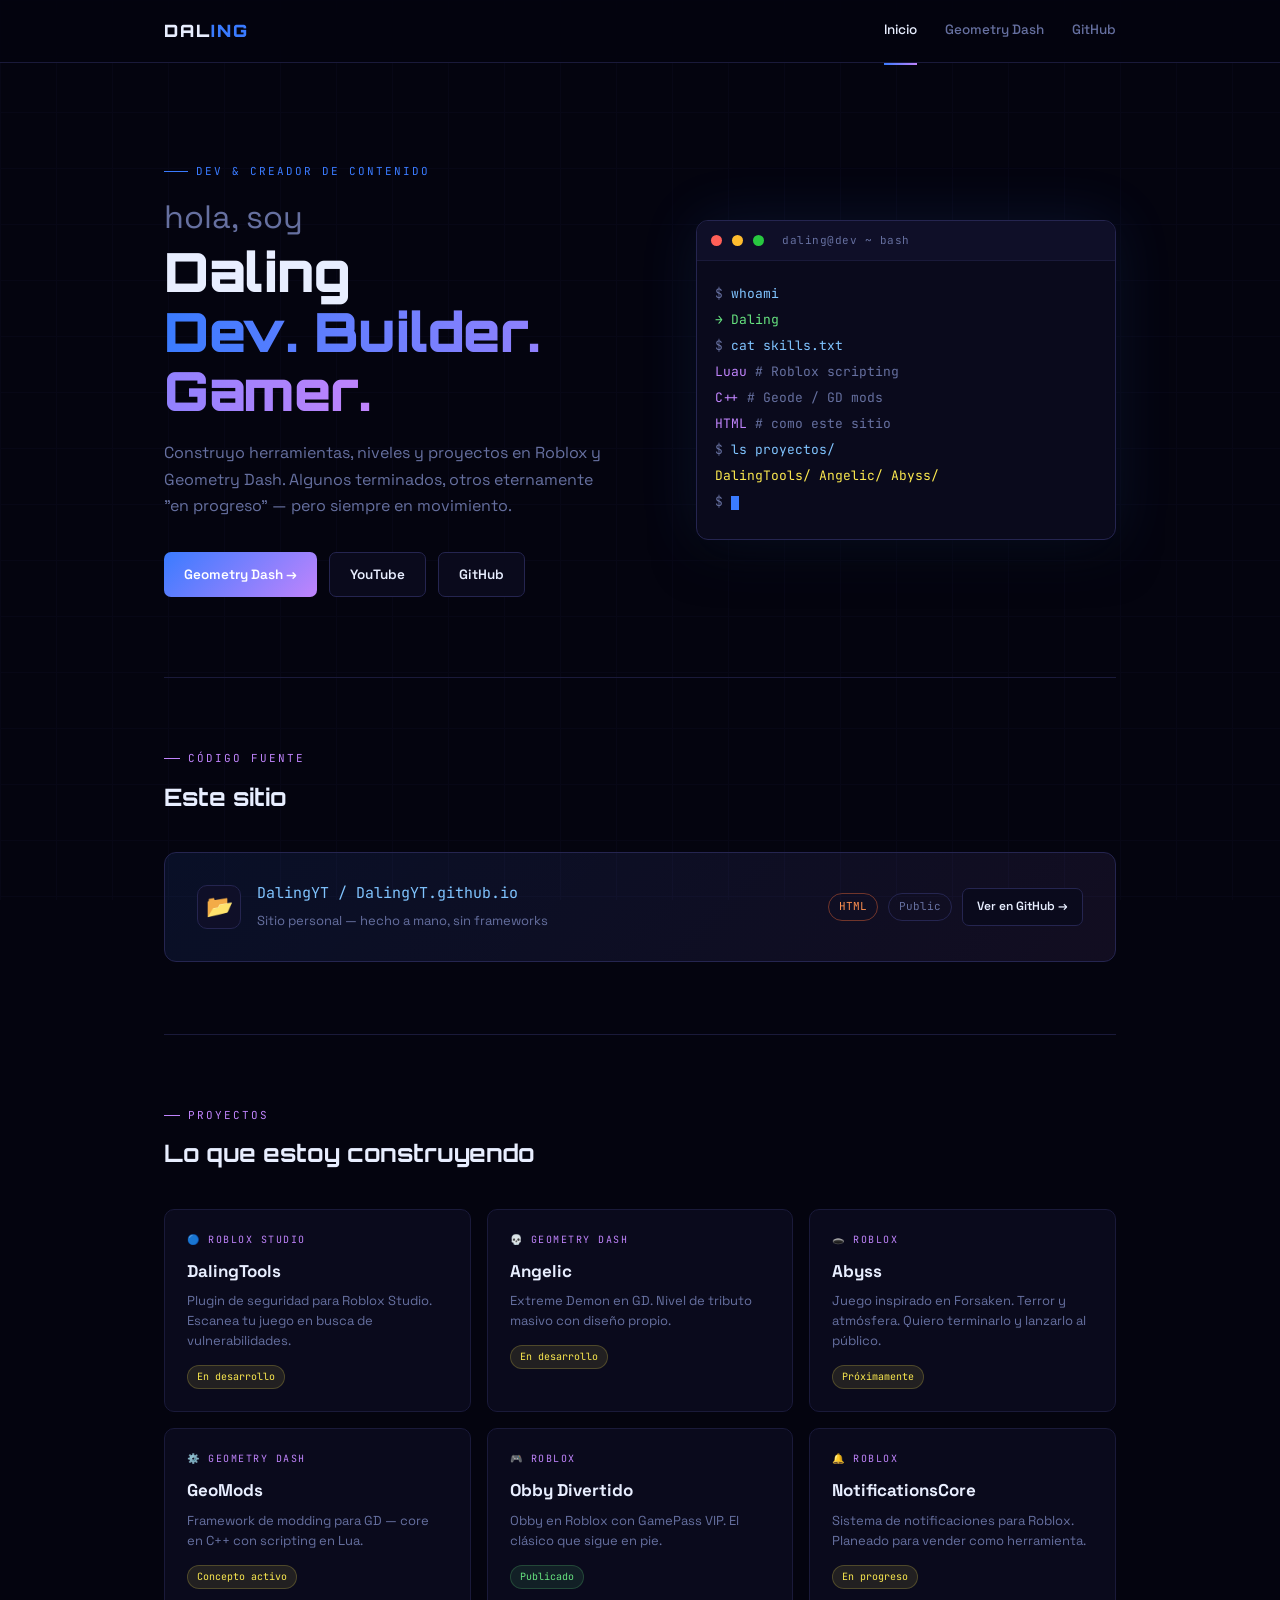
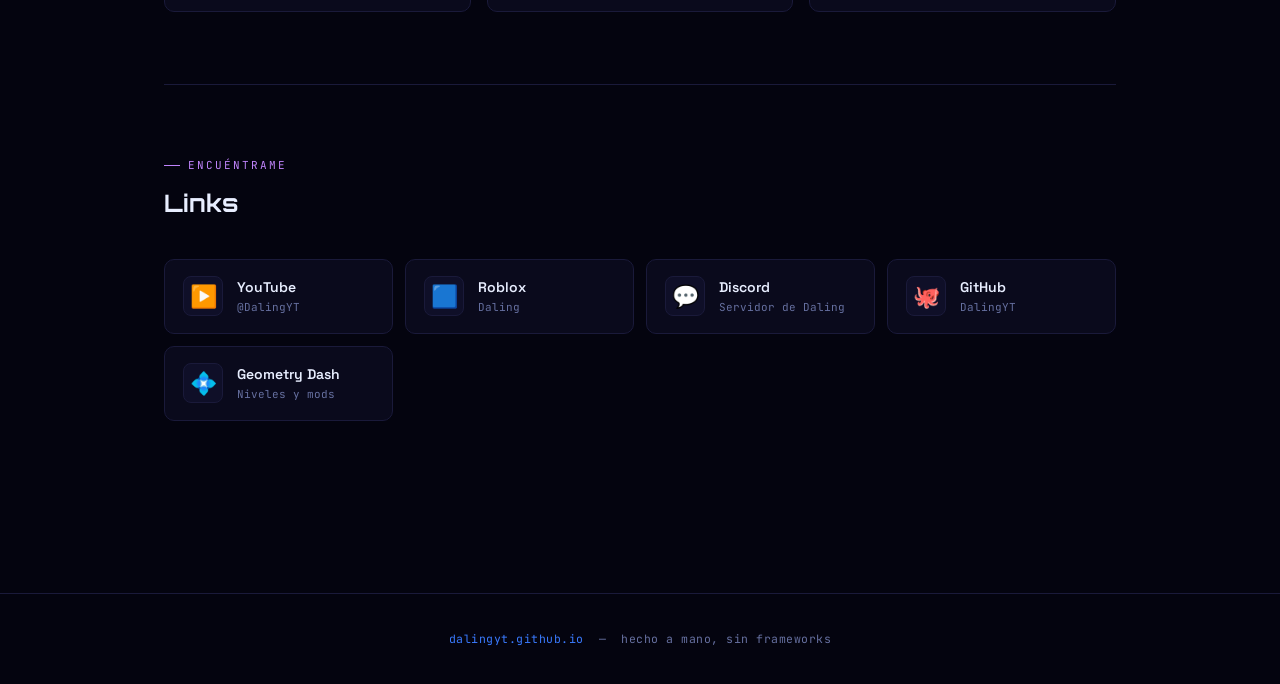
<file: index.html>
<!DOCTYPE html>
<html lang="es">
<head>
<meta charset="UTF-8">
<meta name="viewport" content="width=device-width, initial-scale=1.0">
<title>Daling — dev & creador</title>
<link rel="icon" type="image/svg+xml" href="favicon.svg">
<link rel="icon" type="image/png" href="favicon-32.png">
<link rel="apple-touch-icon" href="apple-touch-icon.png">
<meta property="og:title" content="Daling — dev & creador">
<meta property="og:description" content="Dev, creador de contenido y jugador. Roblox y Geometry Dash.">
<meta property="og:image" content="https://dalingyt.github.io/og-image.png">
<meta property="og:url" content="https://dalingyt.github.io/">
<meta property="og:type" content="website">
<meta name="twitter:card" content="summary_large_image">
<link rel="preconnect" href="https://fonts.googleapis.com">
<link rel="preconnect" href="https://fonts.gstatic.com" crossorigin>
<link href="https://fonts.googleapis.com/css2?family=Orbitron:wght@700;900&family=Space+Grotesk:wght@400;500;600&family=JetBrains+Mono:wght@400;500&display=swap" rel="stylesheet">
<style>
/* ── Tokens ─────────────────────────────────────── */
:root {
  --bg:        #04040f;
  --bg-2:      #0a0a1c;
  --bg-3:      #0f0f28;
  --line:      #1a1a3a;
  --line-2:    #252550;
  --blue:      #3a7bff;
  --blue-glow: rgba(58,123,255,.35);
  --ice:       #80c4ff;
  --spark:     #c084fc;
  --spark-glow:rgba(192,132,252,.3);
  --text:      #e8eeff;
  --muted:     #6670a0;
  --mono:      'JetBrains Mono', monospace;
}

/* ── Reset ──────────────────────────────────────── */
*, *::before, *::after { margin:0; padding:0; box-sizing:border-box; }
html { scroll-behavior: smooth; }
body {
  background: var(--bg);
  color: var(--text);
  font-family: 'Space Grotesk', sans-serif;
  line-height: 1.6;
  overflow-x: hidden;
}
a { color: inherit; text-decoration: none; }
a:focus-visible, button:focus-visible {
  outline: 2px solid var(--blue);
  outline-offset: 3px;
}

/* ── Grid bg ────────────────────────────────────── */
body::before {
  content: '';
  position: fixed; inset: 0; z-index: 0;
  background-image:
    linear-gradient(var(--line) 1px, transparent 1px),
    linear-gradient(90deg, var(--line) 1px, transparent 1px);
  background-size: 56px 56px;
  opacity: .18;
  pointer-events: none;
}

/* ── Wrap ───────────────────────────────────────── */
.wrap {
  position: relative; z-index: 1;
  max-width: 1000px;
  margin: 0 auto;
  padding: 0 24px;
}

/* ── Nav ────────────────────────────────────────── */
nav {
  position: sticky; top: 0; z-index: 100;
  background: rgba(4,4,15,.88);
  backdrop-filter: blur(12px);
  -webkit-backdrop-filter: blur(12px);
  border-bottom: 1px solid var(--line);
}
nav .wrap {
  display: flex;
  align-items: center;
  justify-content: space-between;
  height: 62px;
}
.brand {
  font-family: 'Orbitron', sans-serif;
  font-size: 17px;
  font-weight: 900;
  letter-spacing: 2px;
  color: var(--text);
}
.brand em { color: var(--blue); font-style: normal; }
.navlinks { display: flex; gap: 28px; font-size: 13.5px; font-weight: 500; }
.navlinks a {
  color: var(--muted);
  transition: color .15s;
  position: relative;
  padding-bottom: 2px;
}
.navlinks a:hover, .navlinks a.active { color: var(--text); }
.navlinks a.active::after {
  content: '';
  position: absolute; left: 0; right: 0; bottom: -22px;
  height: 2px;
  background: linear-gradient(90deg, var(--blue), var(--spark));
}

/* ── Hero ───────────────────────────────────────── */
.hero {
  display: grid;
  grid-template-columns: 1fr 420px;
  gap: 48px;
  align-items: center;
  padding: 100px 0 80px;
}
.hero-label {
  font-family: var(--mono);
  font-size: 11px;
  color: var(--blue);
  letter-spacing: 2px;
  text-transform: uppercase;
  margin-bottom: 18px;
  display: flex;
  align-items: center;
  gap: 8px;
}
.hero-label::before {
  content: '';
  display: block;
  width: 24px; height: 1px;
  background: var(--blue);
}
.hero h1 {
  font-family: 'Orbitron', sans-serif;
  font-size: clamp(32px, 4.5vw, 54px);
  font-weight: 900;
  line-height: 1.1;
  letter-spacing: -0.5px;
  margin-bottom: 20px;
}
.hero h1 .hi { color: var(--muted); font-size: .6em; display: block; margin-bottom: 8px; letter-spacing: 0; font-family: 'Space Grotesk', sans-serif; font-weight: 400; }
.hero h1 .name { color: var(--text); }
.hero h1 .role {
  background: linear-gradient(90deg, var(--blue), var(--spark));
  -webkit-background-clip: text; background-clip: text;
  color: transparent;
}
.hero-desc {
  color: var(--muted);
  font-size: 16px;
  max-width: 44ch;
  margin-bottom: 32px;
  line-height: 1.65;
}
.cta-row { display: flex; gap: 12px; flex-wrap: wrap; }
.btn {
  display: inline-flex; align-items: center; gap: 8px;
  padding: 11px 20px;
  border-radius: 7px;
  font-weight: 600;
  font-size: 13.5px;
  border: 1px solid var(--line-2);
  color: var(--text);
  transition: border-color .15s, color .15s, transform .15s, box-shadow .15s;
  background: var(--bg-2);
}
.btn:hover {
  border-color: var(--blue);
  color: var(--ice);
  transform: translateY(-2px);
  box-shadow: 0 0 18px var(--blue-glow);
}
.btn.primary {
  background: linear-gradient(135deg, var(--blue), var(--spark));
  border: none;
  color: #fff;
}
.btn.primary:hover {
  filter: brightness(1.12);
  box-shadow: 0 0 24px var(--blue-glow), 0 0 40px var(--spark-glow);
}

/* ── Terminal card ──────────────────────────────── */
.terminal {
  background: var(--bg-2);
  border: 1px solid var(--line-2);
  border-radius: 12px;
  overflow: hidden;
  font-family: var(--mono);
  font-size: 13px;
  box-shadow: 0 0 60px rgba(58,123,255,.12), 0 20px 40px rgba(0,0,0,.5);
}
.terminal-bar {
  background: var(--bg-3);
  border-bottom: 1px solid var(--line);
  padding: 11px 14px;
  display: flex;
  align-items: center;
  gap: 10px;
}
.dot { width: 11px; height: 11px; border-radius: 50%; }
.dot.r { background: #ff5f57; }
.dot.y { background: #febc2e; }
.dot.g { background: #28c840; }
.terminal-title {
  font-size: 11px;
  color: var(--muted);
  margin-left: 8px;
  letter-spacing: .5px;
}
.terminal-body { padding: 20px 18px 24px; line-height: 2; }
.t-muted { color: var(--muted); }
.t-blue  { color: var(--ice); }
.t-spark { color: var(--spark); }
.t-green { color: #67e480; }
.t-warn  { color: #fce94f; }
.t-line  { display: block; }
.cursor {
  display: inline-block;
  width: 8px; height: 14px;
  background: var(--blue);
  vertical-align: middle;
  animation: blink 1.1s step-end infinite;
}
@keyframes blink { 50% { opacity: 0; } }

/* ── Section base ───────────────────────────────── */
section { padding: 72px 0; }
section + section { border-top: 1px solid var(--line); }
.sec-label {
  font-family: var(--mono);
  font-size: 11px;
  color: var(--spark);
  letter-spacing: 2px;
  text-transform: uppercase;
  margin-bottom: 10px;
  display: flex; align-items: center; gap: 8px;
}
.sec-label::before { content:''; display:block; width:16px; height:1px; background:var(--spark); }
.sec-h { font-family: 'Orbitron', sans-serif; font-size: 24px; font-weight: 700; margin-bottom: 36px; }

/* ── Repo highlight ─────────────────────────────── */
.repo-card {
  background: linear-gradient(135deg, rgba(58,123,255,.1), rgba(192,132,252,.08));
  border: 1px solid var(--line-2);
  border-radius: 12px;
  padding: 28px 32px;
  display: flex;
  align-items: center;
  justify-content: space-between;
  gap: 24px;
  transition: border-color .15s, box-shadow .15s;
  flex-wrap: wrap;
}
.repo-card:hover {
  border-color: var(--blue);
  box-shadow: 0 0 32px var(--blue-glow);
}
.repo-info { display: flex; align-items: center; gap: 16px; }
.repo-icon {
  width: 44px; height: 44px;
  background: var(--bg-3);
  border: 1px solid var(--line-2);
  border-radius: 10px;
  display: flex; align-items: center; justify-content: center;
  font-size: 22px;
}
.repo-name {
  font-family: var(--mono);
  font-size: 15px;
  color: var(--ice);
  display: block;
  margin-bottom: 2px;
}
.repo-desc { font-size: 13px; color: var(--muted); }
.repo-badge {
  display: flex; gap: 10px; align-items: center; flex-wrap: wrap;
}
.badge {
  font-family: var(--mono);
  font-size: 11px;
  padding: 4px 10px;
  border-radius: 20px;
  border: 1px solid var(--line-2);
  color: var(--muted);
}
.badge.html { border-color: rgba(255,110,55,.4); color: #ff9050; }

/* ── Project cards ──────────────────────────────── */
.proj-grid {
  display: grid;
  grid-template-columns: repeat(auto-fit, minmax(230px, 1fr));
  gap: 16px;
}
.proj-card {
  background: var(--bg-2);
  border: 1px solid var(--line);
  border-radius: 10px;
  padding: 22px;
  position: relative;
  overflow: hidden;
  transition: border-color .15s, transform .15s, box-shadow .15s;
}
.proj-card::before {
  content: '';
  position: absolute; top: 0; left: 0; right: 0;
  height: 2px;
  background: linear-gradient(90deg, var(--blue), var(--spark));
  opacity: 0;
  transition: opacity .2s;
}
.proj-card:hover {
  border-color: var(--line-2);
  transform: translateY(-3px);
  box-shadow: 0 8px 32px rgba(0,0,0,.4);
}
.proj-card:hover::before { opacity: 1; }
.proj-platform {
  font-family: var(--mono);
  font-size: 10px;
  text-transform: uppercase;
  letter-spacing: 1.5px;
  color: var(--spark);
  margin-bottom: 10px;
  display: flex; align-items: center; gap: 6px;
}
.proj-card h3 { font-size: 17px; margin-bottom: 6px; }
.proj-card p { font-size: 13px; color: var(--muted); line-height: 1.55; }
.status-pill {
  display: inline-block;
  font-family: var(--mono);
  font-size: 10px;
  padding: 3px 9px;
  border-radius: 20px;
  margin-top: 14px;
}
.status-pill.wip { background: rgba(252,233,79,.1); color: #fce94f; border: 1px solid rgba(252,233,79,.2); }
.status-pill.live { background: rgba(103,228,128,.1); color: #67e480; border: 1px solid rgba(103,228,128,.2); }

/* ── Links section ──────────────────────────────── */
.links-grid {
  display: grid;
  grid-template-columns: repeat(auto-fit, minmax(200px, 1fr));
  gap: 12px;
}
.link-card {
  display: flex;
  align-items: center;
  gap: 14px;
  background: var(--bg-2);
  border: 1px solid var(--line);
  border-radius: 10px;
  padding: 16px 18px;
  transition: border-color .15s, background .15s, transform .15s;
}
.link-card:hover {
  border-color: var(--blue);
  background: var(--bg-3);
  transform: translateX(4px);
}
.link-icon {
  font-size: 22px;
  width: 40px; height: 40px;
  display: flex; align-items: center; justify-content: center;
  background: var(--bg-3);
  border-radius: 8px;
  border: 1px solid var(--line);
  flex-shrink: 0;
}
.link-info { overflow: hidden; }
.link-name { font-weight: 600; font-size: 14px; white-space: nowrap; overflow: hidden; text-overflow: ellipsis; }
.link-sub { font-family: var(--mono); font-size: 11px; color: var(--muted); margin-top: 1px; }

/* ── Footer ─────────────────────────────────────── */
footer {
  border-top: 1px solid var(--line);
  margin-top: 100px;
  padding: 36px 0;
  text-align: center;
  color: var(--muted);
  font-family: var(--mono);
  font-size: 11.5px;
  letter-spacing: .5px;
}
footer a { color: var(--blue); transition: color .15s; }
footer a:hover { color: var(--ice); }

/* ── Responsive ─────────────────────────────────── */
@media (max-width: 820px) {
  .hero { grid-template-columns: 1fr; padding: 60px 0 50px; gap: 36px; }
  .terminal { max-width: 100%; }
  .repo-card { flex-direction: column; align-items: flex-start; }
}
@media (max-width: 480px) {
  .navlinks { gap: 16px; font-size: 12px; }
  .hero h1 { font-size: 30px; }
}
@media (prefers-reduced-motion: reduce) {
  *, *::before, *::after { animation: none !important; transition: none !important; }
}
</style>
</head>
<body>

<!-- NAV -->
<nav>
  <div class="wrap">
    <div class="brand">DAL<em>ING</em></div>
    <div class="navlinks">
      <a href="index.html" class="active">Inicio</a>
      <a href="geometrydash/index.html">Geometry Dash</a>
      <a href="https://github.com/DalingYT/DalingYT.github.io" target="_blank" rel="noopener">GitHub</a>
    </div>
  </div>
</nav>

<!-- HERO -->
<div class="wrap">
  <section class="hero">
    <div>
      <div class="hero-label">Dev &amp; Creador de contenido</div>
      <h1>
        <span class="hi">hola, soy</span>
        <span class="name">Daling</span><br>
        <span class="role">Dev. Builder. Gamer.</span>
      </h1>
      <p class="hero-desc">Construyo herramientas, niveles y proyectos en Roblox y Geometry Dash. Algunos terminados, otros eternamente "en progreso" — pero siempre en movimiento.</p>
      <div class="cta-row">
        <a class="btn primary" href="geometrydash/index.html">Geometry Dash →</a>
        <a class="btn" href="https://www.youtube.com/@DalingYT" target="_blank" rel="noopener">YouTube</a>
        <a class="btn" href="https://github.com/DalingYT" target="_blank" rel="noopener">GitHub</a>
      </div>
    </div>

    <!-- Terminal -->
    <div class="terminal" aria-hidden="true">
      <div class="terminal-bar">
        <span class="dot r"></span><span class="dot y"></span><span class="dot g"></span>
        <span class="terminal-title">daling@dev ~ bash</span>
      </div>
      <div class="terminal-body">
        <span class="t-line"><span class="t-muted">$</span> <span class="t-blue">whoami</span></span>
        <span class="t-line t-green">→ Daling</span>
        <span class="t-line"> </span>
        <span class="t-line"><span class="t-muted">$</span> <span class="t-blue">cat skills.txt</span></span>
        <span class="t-line"><span class="t-spark">Luau</span>  <span class="t-muted"># Roblox scripting</span></span>
        <span class="t-line"><span class="t-spark">C++</span>   <span class="t-muted"># Geode / GD mods</span></span>
        <span class="t-line"><span class="t-spark">HTML</span>  <span class="t-muted"># como este sitio</span></span>
        <span class="t-line"> </span>
        <span class="t-line"><span class="t-muted">$</span> <span class="t-blue">ls proyectos/</span></span>
        <span class="t-line"><span class="t-warn">DalingTools/</span>  <span class="t-warn">Angelic/</span>  <span class="t-warn">Abyss/</span></span>
        <span class="t-line"> </span>
        <span class="t-line"><span class="t-muted">$</span> <span class="cursor"></span></span>
      </div>
    </div>
  </section>

  <!-- REPO SECTION -->
  <section>
    <div class="sec-label">Código fuente</div>
    <div class="sec-h">Este sitio</div>
    <a class="repo-card" href="https://github.com/DalingYT/DalingYT.github.io" target="_blank" rel="noopener">
      <div class="repo-info">
        <div class="repo-icon">📂</div>
        <div>
          <span class="repo-name">DalingYT / DalingYT.github.io</span>
          <span class="repo-desc">Sitio personal — hecho a mano, sin frameworks</span>
        </div>
      </div>
      <div class="repo-badge">
        <span class="badge html">HTML</span>
        <span class="badge">Public</span>
        <span class="btn" style="font-size:12px;padding:8px 14px;">Ver en GitHub →</span>
      </div>
    </a>
  </section>

  <!-- PROJECTS -->
  <section>
    <div class="sec-label">Proyectos</div>
    <div class="sec-h">Lo que estoy construyendo</div>
    <div class="proj-grid">
      <div class="proj-card">
        <div class="proj-platform">🔵 Roblox Studio</div>
        <h3>DalingTools</h3>
        <p>Plugin de seguridad para Roblox Studio. Escanea tu juego en busca de vulnerabilidades.</p>
        <span class="status-pill wip">En desarrollo</span>
      </div>
      <div class="proj-card">
        <div class="proj-platform">💀 Geometry Dash</div>
        <h3>Angelic</h3>
        <p>Extreme Demon en GD. Nivel de tributo masivo con diseño propio.</p>
        <span class="status-pill wip">En desarrollo</span>
      </div>
      <div class="proj-card">
        <div class="proj-platform">🕳️ Roblox</div>
        <h3>Abyss</h3>
        <p>Juego inspirado en Forsaken. Terror y atmósfera. Quiero terminarlo y lanzarlo al público.</p>
        <span class="status-pill wip">Próximamente</span>
      </div>
      <div class="proj-card">
        <div class="proj-platform">⚙️ Geometry Dash</div>
        <h3>GeoMods</h3>
        <p>Framework de modding para GD — core en C++ con scripting en Lua.</p>
        <span class="status-pill wip">Concepto activo</span>
      </div>
      <div class="proj-card">
        <div class="proj-platform">🎮 Roblox</div>
        <h3>Obby Divertido</h3>
        <p>Obby en Roblox con GamePass VIP. El clásico que sigue en pie.</p>
        <span class="status-pill live">Publicado</span>
      </div>
      <div class="proj-card">
        <div class="proj-platform">🔔 Roblox</div>
        <h3>NotificationsCore</h3>
        <p>Sistema de notificaciones para Roblox. Planeado para vender como herramienta.</p>
        <span class="status-pill wip">En progreso</span>
      </div>
    </div>
  </section>

  <!-- LINKS -->
  <section>
    <div class="sec-label">Encuéntrame</div>
    <div class="sec-h">Links</div>
    <div class="links-grid">
      <a class="link-card" href="https://www.youtube.com/@DalingYT" target="_blank" rel="noopener">
        <div class="link-icon">▶️</div>
        <div class="link-info">
          <div class="link-name">YouTube</div>
          <div class="link-sub">@DalingYT</div>
        </div>
      </a>
      <a class="link-card" href="https://www.roblox.com/es/users/5090256817/profile#!/about" target="_blank" rel="noopener">
        <div class="link-icon">🟦</div>
        <div class="link-info">
          <div class="link-name">Roblox</div>
          <div class="link-sub">Daling</div>
        </div>
      </a>
      <a class="link-card" href="https://discord.gg/gMcGegS55y" target="_blank" rel="noopener">
        <div class="link-icon">💬</div>
        <div class="link-info">
          <div class="link-name">Discord</div>
          <div class="link-sub">Servidor de Daling</div>
        </div>
      </a>
      <a class="link-card" href="https://github.com/DalingYT" target="_blank" rel="noopener">
        <div class="link-icon">🐙</div>
        <div class="link-info">
          <div class="link-name">GitHub</div>
          <div class="link-sub">DalingYT</div>
        </div>
      </a>
      <a class="link-card" href="geometrydash/index.html">
        <div class="link-icon">💠</div>
        <div class="link-info">
          <div class="link-name">Geometry Dash</div>
          <div class="link-sub">Niveles y mods</div>
        </div>
      </a>
    </div>
  </section>
</div>

<footer>
  <a href="https://github.com/DalingYT/DalingYT.github.io" target="_blank" rel="noopener">dalingyt.github.io</a>
  &nbsp;—&nbsp; hecho a mano, sin frameworks
</footer>

</body>
</html>
</file>
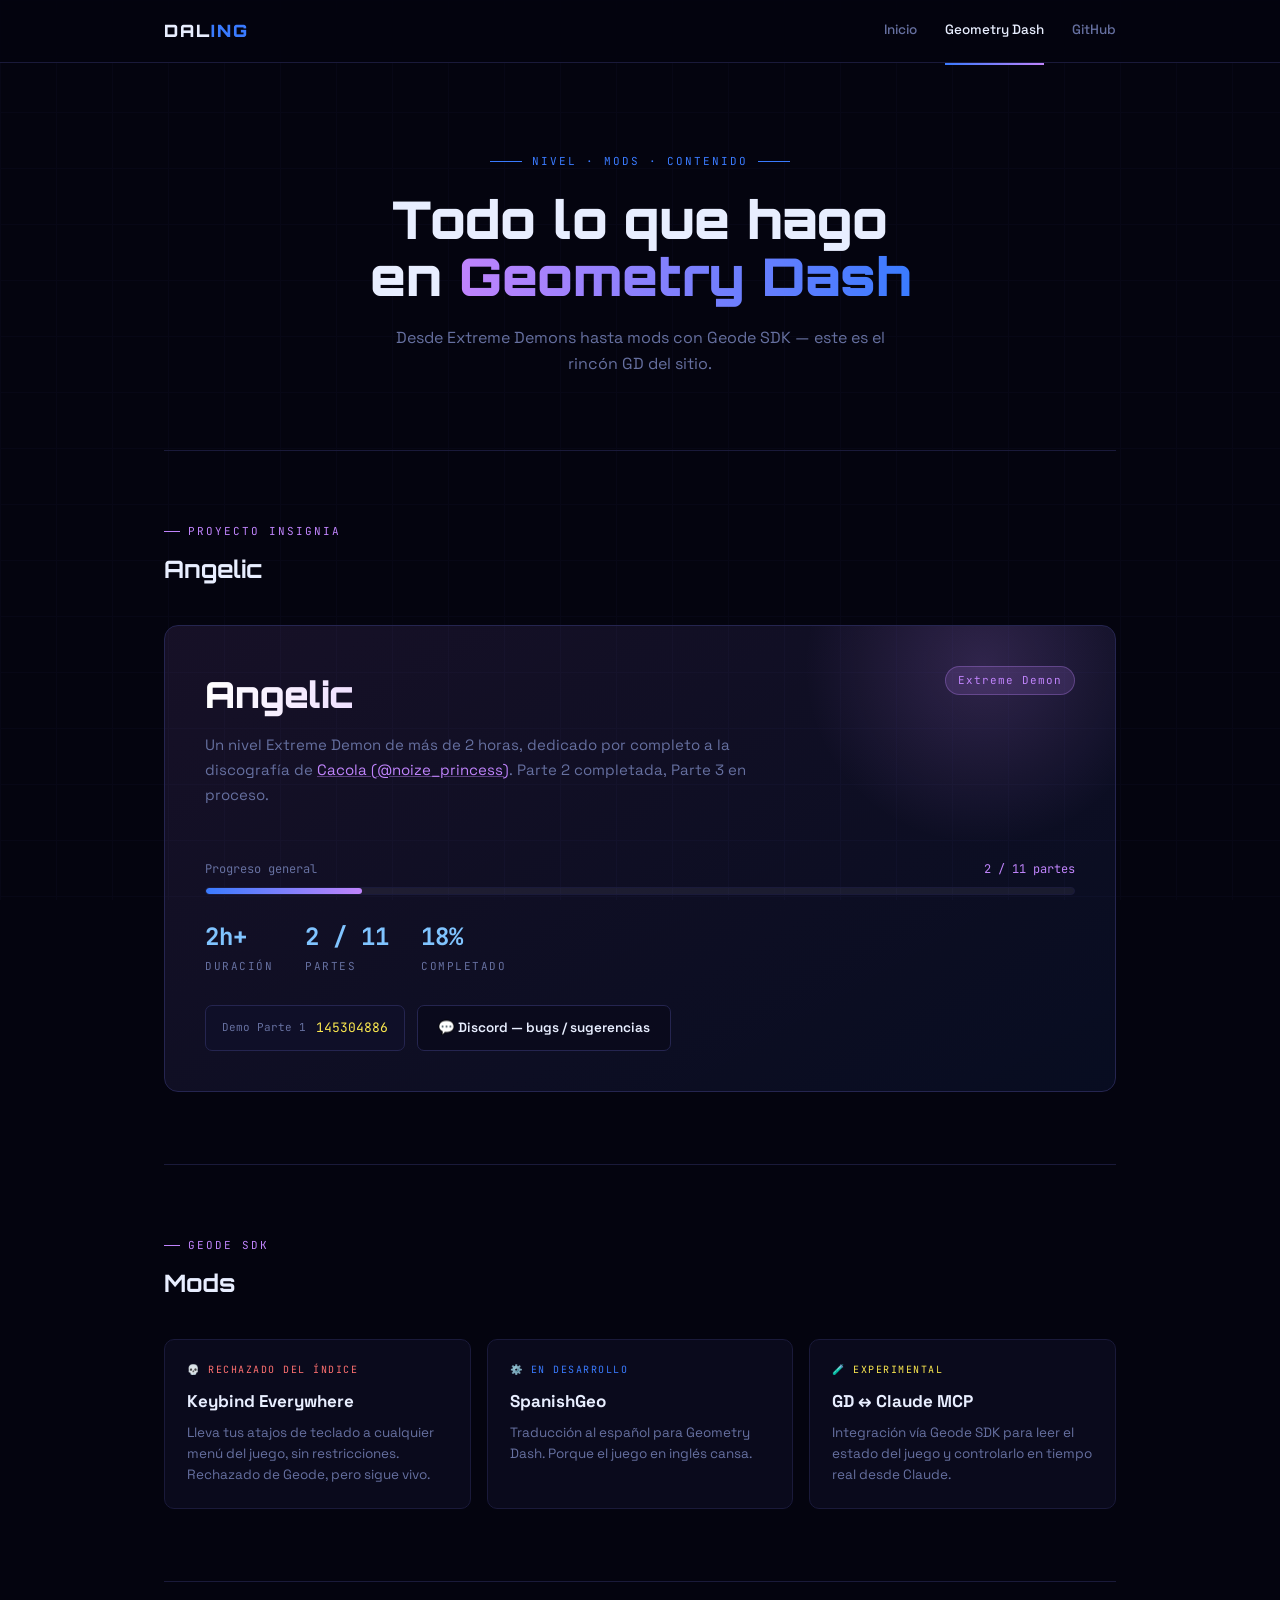
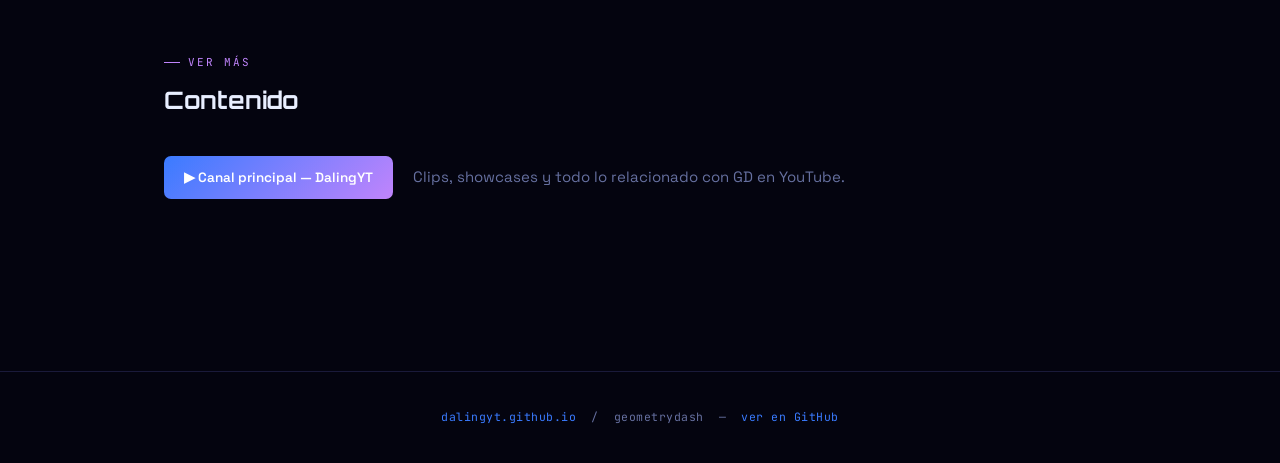
<file: geometrydash/index.html>
<!DOCTYPE html>
<html lang="es">
<head>
<meta charset="UTF-8">
<meta name="viewport" content="width=device-width, initial-scale=1.0">
<title>Geometry Dash — Daling</title>
<link rel="icon" type="image/svg+xml" href="../favicon.svg">
<link rel="icon" type="image/png" href="../favicon-32.png">
<link rel="apple-touch-icon" href="../apple-touch-icon.png">
<meta property="og:title" content="Geometry Dash — Daling">
<meta property="og:description" content="Niveles, mods de Geode y contenido de Geometry Dash.">
<meta property="og:image" content="https://dalingyt.github.io/og-image.png">
<meta property="og:url" content="https://dalingyt.github.io/geometrydash/">
<meta property="og:type" content="website">
<meta name="twitter:card" content="summary_large_image">
<link rel="preconnect" href="https://fonts.googleapis.com">
<link rel="preconnect" href="https://fonts.gstatic.com" crossorigin>
<link href="https://fonts.googleapis.com/css2?family=Orbitron:wght@700;900&family=Space+Grotesk:wght@400;500;600&family=JetBrains+Mono:wght@400;500&display=swap" rel="stylesheet">
<style>
/* ── Tokens ─────────────────────────────────────── */
:root {
  --bg:         #04040f;
  --bg-2:       #0a0a1c;
  --bg-3:       #0f0f28;
  --line:       #1a1a3a;
  --line-2:     #252550;
  --blue:       #3a7bff;
  --blue-glow:  rgba(58,123,255,.35);
  --ice:        #80c4ff;
  --spark:      #c084fc;
  --spark-glow: rgba(192,132,252,.3);
  --gold:       #fce94f;
  --green:      #67e480;
  --text:       #e8eeff;
  --muted:      #6670a0;
  --mono:       'JetBrains Mono', monospace;
}

/* ── Reset ──────────────────────────────────────── */
*, *::before, *::after { margin:0; padding:0; box-sizing:border-box; }
html { scroll-behavior: smooth; }
body {
  background: var(--bg);
  color: var(--text);
  font-family: 'Space Grotesk', sans-serif;
  line-height: 1.6;
  overflow-x: hidden;
}
a { color: inherit; text-decoration: none; }
a:focus-visible, button:focus-visible {
  outline: 2px solid var(--blue);
  outline-offset: 3px;
}

/* ── Grid bg ────────────────────────────────────── */
body::before {
  content: '';
  position: fixed; inset: 0; z-index: 0;
  background-image:
    linear-gradient(var(--line) 1px, transparent 1px),
    linear-gradient(90deg, var(--line) 1px, transparent 1px);
  background-size: 56px 56px;
  opacity: .18;
  pointer-events: none;
}

/* ── Wrap ───────────────────────────────────────── */
.wrap {
  position: relative; z-index: 1;
  max-width: 1000px;
  margin: 0 auto;
  padding: 0 24px;
}

/* ── Nav ────────────────────────────────────────── */
nav {
  position: sticky; top: 0; z-index: 100;
  background: rgba(4,4,15,.88);
  backdrop-filter: blur(12px);
  -webkit-backdrop-filter: blur(12px);
  border-bottom: 1px solid var(--line);
}
nav .wrap {
  display: flex;
  align-items: center;
  justify-content: space-between;
  height: 62px;
}
.brand {
  font-family: 'Orbitron', sans-serif;
  font-size: 17px;
  font-weight: 900;
  letter-spacing: 2px;
}
.brand em { color: var(--blue); font-style: normal; }
.navlinks { display: flex; gap: 28px; font-size: 13.5px; font-weight: 500; }
.navlinks a {
  color: var(--muted);
  transition: color .15s;
  position: relative;
  padding-bottom: 2px;
}
.navlinks a:hover, .navlinks a.active { color: var(--text); }
.navlinks a.active::after {
  content: '';
  position: absolute; left: 0; right: 0; bottom: -22px;
  height: 2px;
  background: linear-gradient(90deg, var(--blue), var(--spark));
}

/* ── Buttons ────────────────────────────────────── */
.btn {
  display: inline-flex; align-items: center; gap: 8px;
  padding: 11px 20px;
  border-radius: 7px;
  font-weight: 600;
  font-size: 13.5px;
  border: 1px solid var(--line-2);
  color: var(--text);
  background: var(--bg-2);
  transition: border-color .15s, color .15s, transform .15s, box-shadow .15s;
}
.btn:hover {
  border-color: var(--blue);
  color: var(--ice);
  transform: translateY(-2px);
  box-shadow: 0 0 18px var(--blue-glow);
}
.btn.primary {
  background: linear-gradient(135deg, var(--blue), var(--spark));
  border: none;
  color: #fff;
}
.btn.primary:hover {
  filter: brightness(1.12);
  box-shadow: 0 0 24px var(--blue-glow), 0 0 40px var(--spark-glow);
}

/* ── Section base ───────────────────────────────── */
section { padding: 72px 0; }
section + section { border-top: 1px solid var(--line); }
.sec-label {
  font-family: var(--mono);
  font-size: 11px;
  color: var(--spark);
  letter-spacing: 2px;
  text-transform: uppercase;
  margin-bottom: 10px;
  display: flex; align-items: center; gap: 8px;
}
.sec-label::before { content:''; display:block; width:16px; height:1px; background:var(--spark); }
.sec-h { font-family: 'Orbitron', sans-serif; font-size: 24px; font-weight: 700; margin-bottom: 36px; }

/* ── Hero ───────────────────────────────────────── */
.hero {
  padding: 90px 0 72px;
  text-align: center;
}
.hero-label {
  font-family: var(--mono);
  font-size: 11px;
  color: var(--blue);
  letter-spacing: 2px;
  text-transform: uppercase;
  margin-bottom: 20px;
  display: flex; align-items: center; justify-content: center; gap: 10px;
}
.hero-label::before,
.hero-label::after { content:''; display:block; width:32px; height:1px; background:var(--blue); }
.hero h1 {
  font-family: 'Orbitron', sans-serif;
  font-size: clamp(30px, 5vw, 52px);
  font-weight: 900;
  line-height: 1.1;
  margin-bottom: 20px;
}
.hero h1 .gd {
  background: linear-gradient(90deg, var(--spark), var(--blue));
  -webkit-background-clip: text; background-clip: text;
  color: transparent;
}
.hero p {
  color: var(--muted);
  font-size: 16px;
  max-width: 50ch;
  margin: 0 auto;
  line-height: 1.65;
}

/* ── Angelic feature card ───────────────────────── */
.angelic-card {
  position: relative;
  border-radius: 14px;
  padding: 40px;
  background: linear-gradient(150deg, rgba(192,132,252,.1), rgba(58,123,255,.08));
  border: 1px solid var(--line-2);
  overflow: hidden;
  transition: border-color .15s, box-shadow .15s;
}
.angelic-card:hover {
  border-color: var(--spark);
  box-shadow: 0 0 48px var(--spark-glow);
}
/* glow orb */
.angelic-card::before {
  content: '';
  position: absolute;
  top: -30%; right: -5%;
  width: 360px; height: 360px;
  background: radial-gradient(circle, var(--spark) 0%, transparent 70%);
  opacity: .18;
  border-radius: 50%;
  pointer-events: none;
}
.angelic-inner { position: relative; z-index: 1; }

.angelic-top {
  display: flex;
  align-items: flex-start;
  justify-content: space-between;
  gap: 24px;
  flex-wrap: wrap;
  margin-bottom: 24px;
}
.difficulty-badge {
  font-family: var(--mono);
  font-size: 11px;
  padding: 5px 12px;
  border-radius: 20px;
  background: rgba(192,132,252,.15);
  border: 1px solid rgba(192,132,252,.3);
  color: var(--spark);
  letter-spacing: 1px;
  white-space: nowrap;
}
.angelic-title {
  font-family: 'Orbitron', sans-serif;
  font-size: clamp(26px, 4vw, 36px);
  font-weight: 900;
  margin-bottom: 10px;
  background: linear-gradient(90deg, #fff, var(--spark));
  -webkit-background-clip: text; background-clip: text;
  color: transparent;
}
.angelic-desc {
  color: var(--muted);
  font-size: 15px;
  max-width: 58ch;
  margin-bottom: 28px;
  line-height: 1.65;
}

/* Progress bar */
.progress-wrap { margin-bottom: 28px; }
.progress-meta {
  display: flex;
  justify-content: space-between;
  font-family: var(--mono);
  font-size: 12px;
  color: var(--muted);
  margin-bottom: 8px;
}
.progress-meta span:last-child { color: var(--spark); }
.progressbar {
  height: 8px;
  border-radius: 10px;
  background: rgba(255,255,255,.06);
  border: 1px solid var(--line);
  overflow: hidden;
}
.progressbar-fill {
  height: 100%;
  background: linear-gradient(90deg, var(--blue), var(--spark));
  border-radius: 10px;
  transition: width .6s ease;
}

/* Stats */
.statrow {
  display: flex;
  gap: 32px;
  flex-wrap: wrap;
  margin-bottom: 28px;
}
.stat { font-family: var(--mono); }
.stat .num {
  font-size: 24px;
  font-weight: 700;
  color: var(--ice);
  display: block;
  line-height: 1.2;
}
.stat .lbl {
  font-size: 11px;
  color: var(--muted);
  text-transform: uppercase;
  letter-spacing: 1.5px;
}

.angelic-btns { display: flex; gap: 12px; flex-wrap: wrap; }

/* ID copy box */
.id-box {
  display: inline-flex;
  align-items: center;
  gap: 10px;
  font-family: var(--mono);
  font-size: 13px;
  padding: 10px 16px;
  border-radius: 7px;
  border: 1px solid var(--line-2);
  background: var(--bg-3);
  color: var(--gold);
  cursor: pointer;
  transition: border-color .15s;
  user-select: all;
}
.id-box:hover { border-color: var(--gold); }
.id-box .id-label { color: var(--muted); font-size: 11px; }

/* ── Mods grid ──────────────────────────────────── */
.mods-grid {
  display: grid;
  grid-template-columns: repeat(auto-fit, minmax(240px, 1fr));
  gap: 16px;
}
.mod-card {
  background: var(--bg-2);
  border: 1px solid var(--line);
  border-radius: 10px;
  padding: 22px;
  position: relative;
  overflow: hidden;
  transition: border-color .15s, transform .15s;
}
.mod-card::before {
  content: '';
  position: absolute; top: 0; left: 0; right: 0;
  height: 2px;
  opacity: 0;
  transition: opacity .2s;
}
.mod-card.rejected::before { background: #ff5f57; }
.mod-card.dev::before     { background: linear-gradient(90deg, var(--blue), var(--spark)); }
.mod-card.exp::before     { background: var(--gold); }
.mod-card:hover { border-color: var(--line-2); transform: translateY(-3px); }
.mod-card:hover::before { opacity: 1; }

.mod-status {
  font-family: var(--mono);
  font-size: 10px;
  text-transform: uppercase;
  letter-spacing: 1.5px;
  margin-bottom: 10px;
  display: flex; align-items: center; gap: 6px;
}
.mod-status.rejected { color: #ff7070; }
.mod-status.dev      { color: var(--blue); }
.mod-status.exp      { color: var(--gold); }

.mod-card h3 { font-size: 17px; margin-bottom: 8px; }
.mod-card p  { font-size: 13.5px; color: var(--muted); line-height: 1.55; }

/* ── Content / YouTube ──────────────────────────── */
.yt-row {
  display: flex;
  align-items: center;
  gap: 20px;
  flex-wrap: wrap;
}
.yt-row p { color: var(--muted); font-size: 15px; max-width: 48ch; }

/* ── Footer ─────────────────────────────────────── */
footer {
  border-top: 1px solid var(--line);
  margin-top: 100px;
  padding: 36px 0;
  text-align: center;
  color: var(--muted);
  font-family: var(--mono);
  font-size: 11.5px;
  letter-spacing: .5px;
}
footer a { color: var(--blue); transition: color .15s; }
footer a:hover { color: var(--ice); }

/* ── Responsive ─────────────────────────────────── */
@media (max-width: 600px) {
  .angelic-card { padding: 24px 20px; }
  .angelic-top { flex-direction: column; gap: 12px; }
  .statrow { gap: 20px; }
  .navlinks { gap: 16px; font-size: 12px; }
}
@media (prefers-reduced-motion: reduce) {
  *, *::before, *::after { animation: none !important; transition: none !important; }
}
</style>
</head>
<body>

<!-- NAV -->
<nav>
  <div class="wrap">
    <div class="brand">DAL<em>ING</em></div>
    <div class="navlinks">
      <a href="../index.html">Inicio</a>
      <a href="index.html" class="active">Geometry Dash</a>
      <a href="https://github.com/DalingYT/DalingYT.github.io" target="_blank" rel="noopener">GitHub</a>
    </div>
  </div>
</nav>

<!-- HERO -->
<div class="wrap">
  <section class="hero">
    <div class="hero-label">Nivel · Mods · Contenido</div>
    <h1>Todo lo que hago<br>en <span class="gd">Geometry Dash</span></h1>
    <p>Desde Extreme Demons hasta mods con Geode SDK — este es el rincón GD del sitio.</p>
  </section>

  <!-- ANGELIC FEATURE -->
  <section>
    <div class="sec-label">Proyecto insignia</div>
    <div class="sec-h">Angelic</div>
    <div class="angelic-card">
      <div class="angelic-inner">
        <div class="angelic-top">
          <div>
            <div class="angelic-title">Angelic</div>
            <div class="angelic-desc">
              Un nivel Extreme Demon de más de 2 horas, dedicado por completo a la discografía de <a href="https://www.youtube.com/@noize_princess" target="_blank" rel="noopener" style="color:var(--spark);text-decoration:underline;text-decoration-color:rgba(192,132,252,.4)">Cacola (@noize_princess)</a>. Parte 2 completada, Parte 3 en proceso.
            </div>
          </div>
          <span class="difficulty-badge">Extreme Demon</span>
        </div>

        <div class="progress-wrap">
          <div class="progress-meta">
            <span>Progreso general</span>
            <span>2 / 11 partes</span>
          </div>
          <div class="progressbar">
            <div class="progressbar-fill" style="width: 18%;"></div>
          </div>
        </div>

        <div class="statrow">
          <div class="stat">
            <span class="num">2h+</span>
            <span class="lbl">Duración</span>
          </div>
          <div class="stat">
            <span class="num">2 / 11</span>
            <span class="lbl">Partes</span>
          </div>
          <div class="stat">
            <span class="num">18%</span>
            <span class="lbl">Completado</span>
          </div>
        </div>

        <div class="angelic-btns">
          <div class="id-box" title="ID del nivel en GD">
            <span class="id-label">Demo Parte 1</span>
            145304886
          </div>
          <a class="btn" href="https://discord.gg/gMcGegS55y" target="_blank" rel="noopener">💬 Discord — bugs / sugerencias</a>
        </div>
      </div>
    </div>
  </section>

  <!-- MODS -->
  <section>
    <div class="sec-label">Geode SDK</div>
    <div class="sec-h">Mods</div>
    <div class="mods-grid">
      <div class="mod-card rejected">
        <div class="mod-status rejected">💀 Rechazado del índice</div>
        <h3>Keybind Everywhere</h3>
        <p>Lleva tus atajos de teclado a cualquier menú del juego, sin restricciones. Rechazado de Geode, pero sigue vivo.</p>
      </div>
      <div class="mod-card dev">
        <div class="mod-status dev">⚙️ En desarrollo</div>
        <h3>SpanishGeo</h3>
        <p>Traducción al español para Geometry Dash. Porque el juego en inglés cansa.</p>
      </div>
      <div class="mod-card exp">
        <div class="mod-status exp">🧪 Experimental</div>
        <h3>GD ↔ Claude MCP</h3>
        <p>Integración vía Geode SDK para leer el estado del juego y controlarlo en tiempo real desde Claude.</p>
      </div>
    </div>
  </section>

  <!-- CONTENIDO -->
  <section>
    <div class="sec-label">Ver más</div>
    <div class="sec-h">Contenido</div>
    <div class="yt-row">
      <a class="btn primary" href="https://www.youtube.com/@DalingYT" target="_blank" rel="noopener">▶ Canal principal — DalingYT</a>
      <p>Clips, showcases y todo lo relacionado con GD en YouTube.</p>
    </div>
  </section>
</div>

<footer>
  <a href="https://dalingyt.github.io">dalingyt.github.io</a>
  &nbsp;/&nbsp; geometrydash
  &nbsp;—&nbsp; <a href="https://github.com/DalingYT/DalingYT.github.io" target="_blank" rel="noopener">ver en GitHub</a>
</footer>

</body>
</html>
</file>
